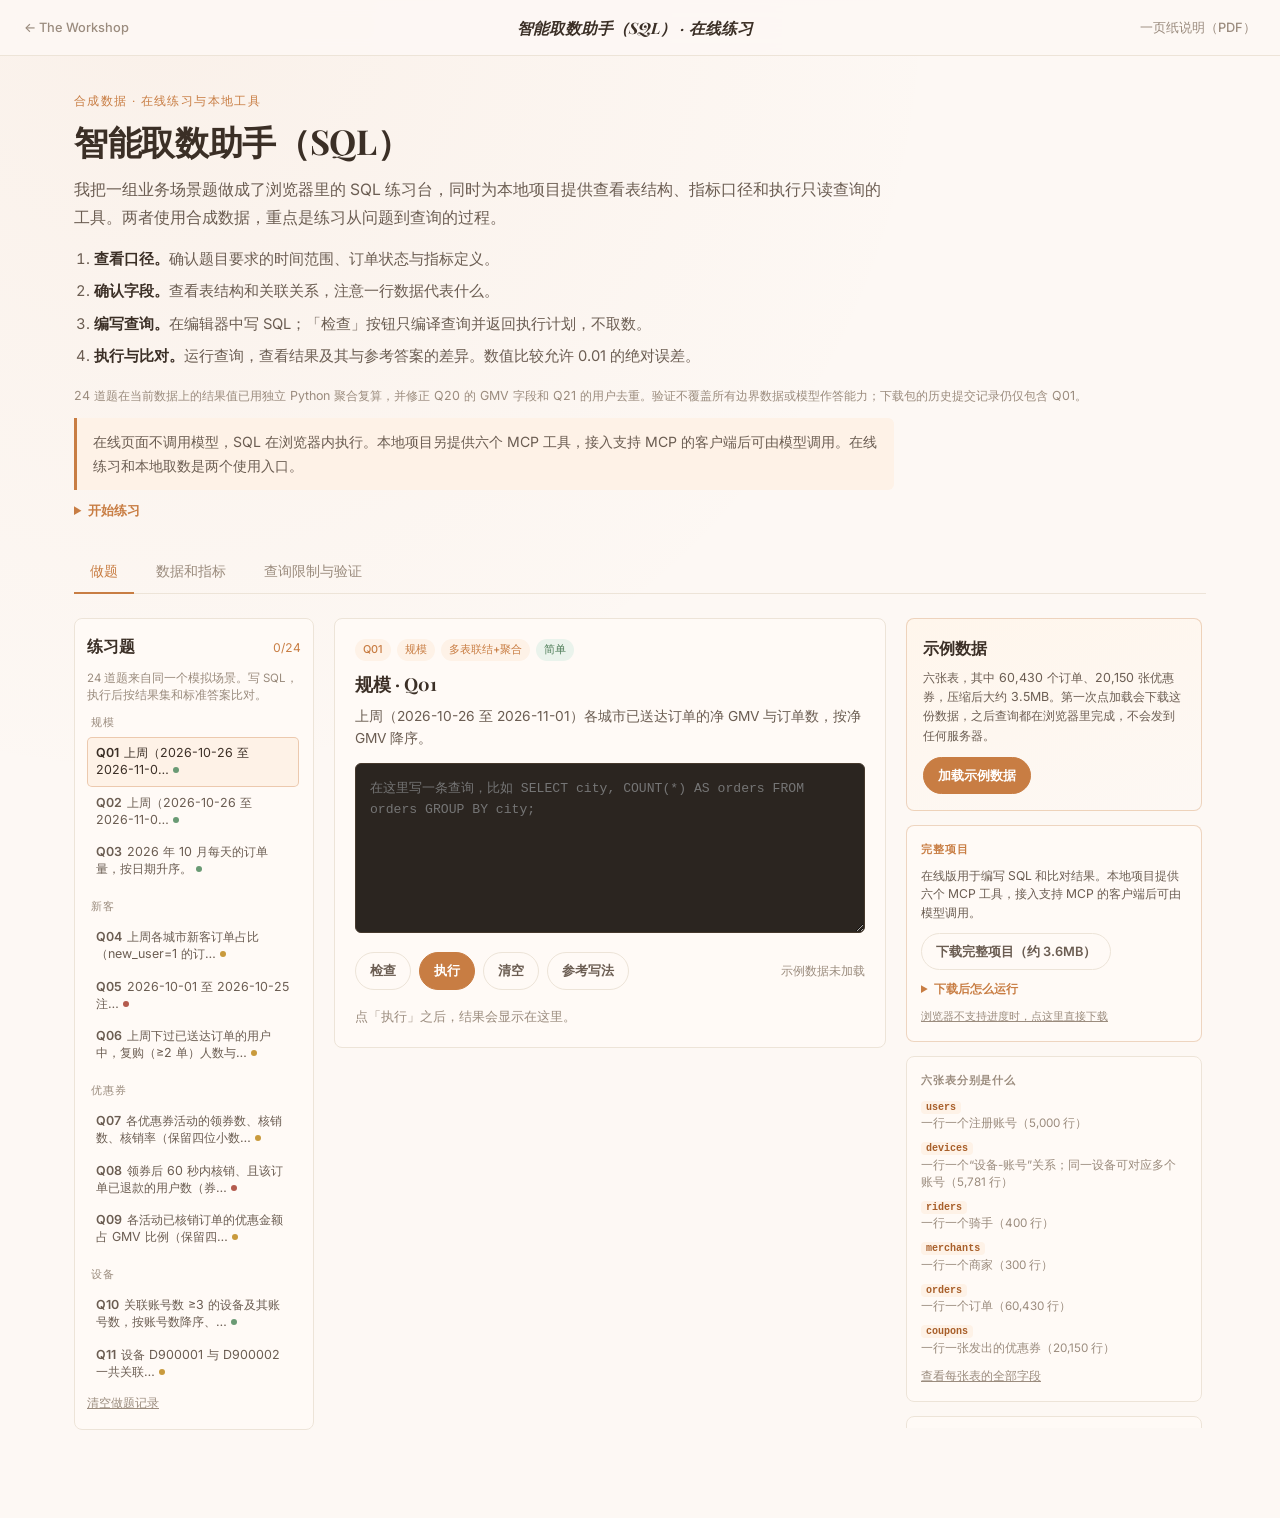
<file: work/quagent/index.html>
<!DOCTYPE html>
<html lang="zh-CN">
<head>
    <meta charset="UTF-8">
    <meta name="viewport" content="width=device-width, initial-scale=1.0">
    <title data-copy="meta.title">智能取数助手（SQL）｜在线练习</title>
    <link rel="preconnect" href="https://fonts.googleapis.com">
    <link rel="preconnect" href="https://fonts.gstatic.com" crossorigin>
    <link href="https://fonts.googleapis.com/css2?family=Playfair+Display:ital,wght@0,500;0,700;1,500&family=Inter:wght@400;500;600&display=swap" rel="stylesheet">
    <link rel="stylesheet" href="../../css/style.css">
    <link rel="stylesheet" href="css/quagent.css">
</head>
<body class="lab-page">

<header class="lab-nav">
    <a class="lab-back" href="../../index.html#work" data-copy="meta.back">← The Workshop</a>
    <span class="lab-nav-title"><span data-copy="meta.navTitle">智能取数助手（SQL）</span><span class="nav-suffix" data-copy="meta.navSuffix"> · 在线练习</span></span>
    <a class="lab-pdf" href="../../files/work/quagent-onepage.pdf" target="_blank" rel="noopener" data-copy="meta.pdf">一页纸说明（PDF）</a>
</header>

<main class="lab-main">

    <section class="lab-hero">
        <p class="lab-kicker" data-copy="hero.kicker">合成数据 · 在线练习与本地工具</p>
        <h1 data-copy="hero.title">智能取数助手（SQL）</h1>
        <p class="lab-lead" data-copy-html="hero.leadHtml">我把一组业务场景题做成了浏览器里的 SQL 练习台，同时为本地项目提供查看表结构、指标口径和执行只读查询的工具。两者使用合成数据，重点是练习从问题到查询的过程。</p>
        <ol class="lab-steps" id="hero-steps"></ol>
        <p class="lab-baseline" data-copy="hero.baseline">24 道题在当前数据上的结果值已用独立 Python 聚合复算，并修正 Q20 的 GMV 字段和 Q21 的用户去重。验证不覆盖所有边界数据或模型作答能力；下载包的历史提交记录仍仅包含 Q01。</p>
        <p class="lab-position" data-copy="hero.position">在线页面不调用模型，SQL 在浏览器内执行。本地项目另提供六个 MCP 工具，接入支持 MCP 的客户端后可由模型调用。在线练习和本地取数是两个使用入口。</p>
        <details class="lab-howto">
            <summary data-copy="hero.howto.summary">开始练习</summary>
            <p data-copy="hero.howto.body">加载示例数据后选择一道题，在编辑器中编写 SQL，点击「执行」查看结果。侧栏提供表结构、关联关系与指标定义；需要对照时可以查看参考写法。</p>
        </details>
    </section>

    <nav class="lab-tabs" data-copy-aria="tabs.aria" aria-label="页面分区">
        <button class="lab-tab active" data-tab="workbench" aria-selected="true" data-copy="tabs.workbench">做题</button>
        <button class="lab-tab" data-tab="scenario" aria-selected="false" data-copy="tabs.scenario">数据和指标</button>
        <button class="lab-tab" data-tab="safety" aria-selected="false" data-copy="tabs.safety">查询限制与验证</button>
    </nav>

    <section class="lab-panel active" id="tab-workbench">
        <div class="wb-grid">

            <aside class="q-panel">
                <div class="q-head">
                    <h2 data-copy="workbench.questionsTitle">练习题</h2>
                    <span id="progress-label">0/24</span>
                </div>
                <p class="q-sub" data-copy="workbench.questionsSub">24 道题来自同一个模拟场景。写 SQL，执行后按结果集和标准答案比对。</p>
                <select id="q-select" class="q-select" data-copy-aria="workbench.selectAria" aria-label="选择题目"></select>
                <div id="q-list" class="q-list"></div>
                <button id="btn-reset-progress" class="link-btn" data-copy="workbench.reset">清空做题记录</button>
            </aside>

            <section class="editor-panel">
                <div class="q-detail">
                    <div class="q-meta" id="q-meta"></div>
                    <h2 id="q-title" data-copy="workbench.loadingTitle">正在加载题目…</h2>
                    <p id="q-text"></p>
                </div>

                <textarea id="sql-editor" spellcheck="false" data-copy-aria="workbench.editorAria" aria-label="SQL 编辑器" data-copy-placeholder="workbench.placeholder" placeholder="在这里写一条查询，比如 SELECT city, COUNT(*) AS orders FROM orders GROUP BY city;"></textarea>

                <div class="editor-bar">
                    <button id="btn-validate" class="lab-btn" data-copy="workbench.buttons.validate">检查</button>
                    <button id="btn-run" class="lab-btn primary" data-copy="workbench.buttons.run">执行</button>
                    <button id="btn-clear" class="lab-btn ghost" data-copy="workbench.buttons.clear">清空</button>
                    <button id="btn-solution" class="lab-btn ghost" data-copy="workbench.buttons.solution">参考写法</button>
                    <span id="db-status" class="db-status" data-copy="workbench.dbStatus">示例数据未加载</span>
                </div>

                <div id="verdict" class="verdict" hidden></div>

                <div id="result-wrap" class="result-wrap">
                    <p class="empty" data-copy="workbench.resultEmpty">点「执行」之后，结果会显示在这里。</p>
                </div>
            </section>

            <aside class="side-panel">
                <div class="load-card" id="load-card">
                    <h3 data-copy="sidebar.load.title">示例数据</h3>
                    <p id="load-note" data-copy="sidebar.load.note">六张表，压缩后大约 3.5MB。第一次点加载会下载这份数据，之后查询都在浏览器里完成，不会发到任何服务器。</p>
                    <button id="btn-load" class="lab-btn primary" data-copy="sidebar.load.button">加载示例数据</button>
                </div>

                <div class="side-block download-block">
                    <h3 data-copy="sidebar.download.title">完整项目</h3>
                    <p class="download-lead" data-copy="sidebar.download.lead">在线版用于编写 SQL 和比对结果。本地项目提供六个 MCP 工具，接入支持 MCP 的客户端后可由模型调用。</p>
                    <button id="btn-download" class="lab-btn" data-copy="sidebar.download.button">下载完整项目（约 3.6MB）</button>
                    <p id="download-status" class="download-status" hidden></p>
                    <details class="download-steps">
                        <summary data-copy="sidebar.download.stepsSummary">下载后怎么运行</summary>
                        <ol>
                            <li data-copy-html="sidebar.download.steps.0">解压，确认目录里有 <code>quagent/</code> 和 <code>workbench/</code> 两个文件夹。</li>
                            <li data-copy-html="sidebar.download.steps.1">安装依赖，运行 <code>python -m pip install "mcp[cli]"</code>。</li>
                            <li data-copy-html="sidebar.download.steps.2">运行 <code>python quagent/server/smoke_mcp.py</code>，看到 <code>ALL PASS</code> 说明工具层正常。</li>
                            <li data-copy-html="sidebar.download.steps.3">参考 <code>quagent/harness/install.md</code> 配置支持 MCP 的客户端，使用包内场景和工具进行取数。</li>
                        </ol>
                    </details>
                    <a class="download-fallback" href="../../files/work/quagent-local.zip" download data-copy="sidebar.download.fallback">浏览器不支持进度时，点这里直接下载</a>
                </div>

                <div class="side-block">
                    <h3 data-copy="sidebar.tables.title">六张表分别是什么</h3>
                    <div id="side-tables" class="side-tables"></div>
                    <button class="link-btn" data-goto="scenario" data-copy="sidebar.tables.all">查看每张表的全部字段</button>
                </div>

                <div class="side-block">
                    <h3 data-copy="sidebar.joins.title">表之间怎么关联</h3>
                    <ul id="side-joins" class="side-joins"></ul>
                </div>

                <div class="side-block">
                    <h3 data-copy="sidebar.metrics.title">指标怎么算</h3>
                    <div id="side-metrics" class="side-metrics"></div>
                    <button class="link-btn" data-goto="scenario" data-copy="sidebar.metrics.all">查看全部指标算法</button>
                </div>
            </aside>

        </div>
    </section>

    <section class="lab-panel" id="tab-scenario">
        <h2 class="section-title" data-copy="scenario.schema.title">先看数据长什么样</h2>
        <p class="section-lead" data-copy-html="scenario.schema.leadHtml">写聚合之前先确认一行代表什么。订单表里一行是一单，设备表里一行是某个账号用过某台设备。同一台设备可以对应多个账号，所以算用户规模时要按 <code>user_id</code> 去重，不能数设备，也不能数订单行。</p>
        <div id="schema-grid" class="schema-grid"></div>

        <div class="scenario-split">
            <div>
                <h2 class="section-title" data-copy="scenario.metrics.title">每个指标怎么算</h2>
                <div id="metrics-box" class="prose"></div>
            </div>
            <div>
                <h2 class="section-title" data-copy="scenario.joins.title">表之间怎么关联，哪里容易算错</h2>
                <div id="joins-box" class="prose"></div>
            </div>
        </div>

        <h2 class="section-title" data-copy="scenario.tools.title">本地项目提供的六个工具</h2>
        <p class="section-lead" data-copy="scenario.tools.lead">下载包通过模型上下文协议（Model Context Protocol，MCP）提供以下接口。模型可调用工具查看场景、表结构与指标定义，再检查或运行查询；在线页面不连接模型。</p>
        <div id="tools-grid" class="tools-grid"></div>
    </section>

    <section class="lab-panel" id="tab-safety">
        <h2 class="section-title" data-copy="safety.title">查询限制与验证范围</h2>
        <p class="section-lead" data-copy="safety.lead">语句检查、只读连接和执行限制用于减少误操作，不能保证指标口径正确。在线版与本地版采用不同的执行方式，下面分别说明。</p>
        <div class="layer-grid" id="layer-grid"></div>

        <h2 class="section-title" data-copy="safety.examples.title">查看语句检查示例</h2>
        <p class="section-lead" data-copy="safety.examples.lead">点击示例会将语句填入编辑器并执行。前四条用于观察执行前的拒绝提示，不需要加载数据；后两条用于观察结果行数与超时限制。</p>
        <div id="examples" class="example-list"></div>

        <h2 class="section-title" data-copy="safety.audit.title">操作记录</h2>
        <p class="section-lead" data-copy-html="safety.audit.leadHtml">在线页面在浏览器本地保存最近 30 次操作。本地工具的调用日志写入项目目录下的 <code>scenario/query-log.jsonl</code>。</p>
        <div id="audit-box" class="audit-box"><p class="empty" data-copy="safety.audit.empty">还没有操作。</p></div>
    </section>

</main>

<div id="modal" class="modal-backdrop" hidden>
    <div class="modal" role="dialog" aria-modal="true" aria-labelledby="modal-title">
        <h2 id="modal-title"></h2>
        <p id="modal-body"></p>
        <div id="modal-actions" class="modal-actions"></div>
    </div>
</div>

<div id="file-banner" class="file-banner" hidden data-copy-html="banner.html"><strong>这个页面需要从网站打开。</strong> 直接双击本地文件时，浏览器会禁止页面读取数据文件和 Web Worker。线上地址是 <code>https://realrocky-z.github.io/work/quagent/</code>。要在本机预览，请在 <code>个人主页/</code> 目录运行 <code>python -m http.server 8766</code>，再访问 <code>http://localhost:8766/work/quagent/</code>。</div>

<script src="vendor/fflate.min.js"></script>
<script src="js/copy.js"></script>
<script src="js/guard.js"></script>
<script src="js/compare.js"></script>
<script src="js/app.js"></script>
</body>
</html>
</file>
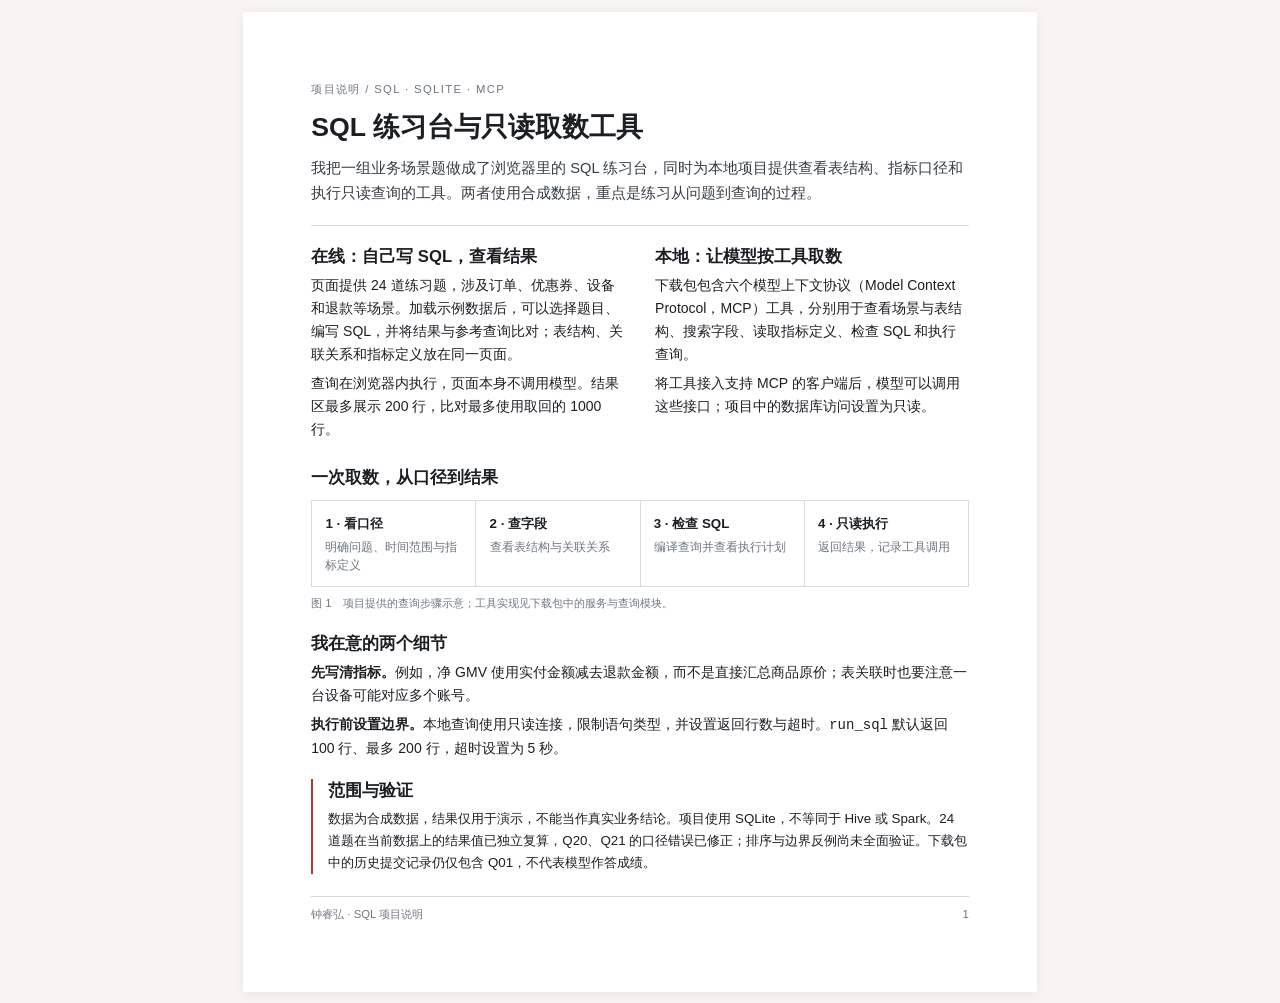
<file: files/work/quagent-onepage.html>
<!DOCTYPE html>
<html lang="zh-CN">
<head>
<meta charset="utf-8">
<meta name="viewport" content="width=device-width,initial-scale=1">
<title>SQL 练习台与只读取数工具</title>
<style>
@page{size:A4;margin:18mm}*{box-sizing:border-box}body{margin:0;color:#1b1f24;background:#fff;font-family:Inter,"Microsoft YaHei","SimHei",sans-serif;font-size:10.5pt;line-height:1.65}main{max-width:174mm;margin:auto}.kicker{font-size:8.5pt;letter-spacing:.12em;color:#6e7681;margin:0 0 3mm}h1{font-size:20pt;line-height:1.3;margin:0 0 3mm;color:#1b1f24}h2{font-size:12.5pt;margin:5mm 0 1.5mm;line-height:1.4}p{margin:1.5mm 0}.lead{font-size:11pt;line-height:1.7;color:#353d45}.divider{height:1px;background:#d9ddda;margin:5mm 0}.columns{display:grid;grid-template-columns:1fr 1fr;gap:8mm}.section{break-inside:avoid}.section h2{margin-top:0}.section p{font-size:10.5pt}.caption{font-size:8.5pt;color:#6e7681;margin-top:2mm}.flow{display:flex;align-items:stretch;border:1px solid #d9ddda;margin-top:3mm;break-inside:avoid}.flow>div{flex:1;padding:3mm 3.5mm;border-right:1px solid #d9ddda}.flow>div:last-child{border:0}.flow strong{display:block;font-size:10pt;color:#1b1f24}.flow span{display:block;color:#6e7681;font-size:9pt;line-height:1.5;margin-top:1mm}.limits{border-left:2px solid #b23a2e;padding-left:4mm;margin-top:5mm}.limits h2{margin:0 0 1mm}.limits p{font-size:10pt}a{color:#2f6f8f;text-decoration:none;overflow-wrap:anywhere}.footer{border-top:1px solid #d9ddda;display:flex;justify-content:space-between;margin-top:6mm;padding-top:2mm;font-size:8.5pt;color:#6e7681}.review{background:#f4f0e9;padding:8px 14px;margin:12px auto;max-width:174mm;font-size:12px;color:#5b554e}@media print{.review{display:none}}@media screen{body{background:#f6f5f2}main{background:white;padding:18mm;max-width:210mm;margin:12px auto;box-shadow:0 2px 12px #0001}}@media screen and (max-width:650px){main{margin:0;padding:24px}.columns{grid-template-columns:1fr;gap:15px}.flow{flex-direction:column}.flow>div{border-right:0;border-bottom:1px solid #d9ddda}.footer{flex-wrap:wrap}}
</style>
</head>
<body>

<main>
<p class="kicker">项目说明 / SQL · SQLITE · MCP</p>
<h1>SQL 练习台与只读取数工具</h1>
<p class="lead">我把一组业务场景题做成了浏览器里的 SQL 练习台，同时为本地项目提供查看表结构、指标口径和执行只读查询的工具。两者使用合成数据，重点是练习从问题到查询的过程。</p>
<div class="divider"></div>
<div class="columns">
<section class="section"><h2>在线：自己写 SQL，查看结果</h2><p>页面提供 24 道练习题，涉及订单、优惠券、设备和退款等场景。加载示例数据后，可以选择题目、编写 SQL，并将结果与参考查询比对；表结构、关联关系和指标定义放在同一页面。</p><p>查询在浏览器内执行，页面本身不调用模型。结果区最多展示 200 行，比对最多使用取回的 1000 行。</p></section>
<section class="section"><h2>本地：让模型按工具取数</h2><p>下载包包含六个模型上下文协议（Model Context Protocol，MCP）工具，分别用于查看场景与表结构、搜索字段、读取指标定义、检查 SQL 和执行查询。</p><p>将工具接入支持 MCP 的客户端后，模型可以调用这些接口；项目中的数据库访问设置为只读。</p></section>
</div>
<h2>一次取数，从口径到结果</h2>
<div class="flow" role="img" aria-label="取数过程：查看场景和口径、确认字段、检查 SQL、只读执行"><div><strong>1 · 看口径</strong><span>明确问题、时间范围与指标定义</span></div><div><strong>2 · 查字段</strong><span>查看表结构与关联关系</span></div><div><strong>3 · 检查 SQL</strong><span>编译查询并查看执行计划</span></div><div><strong>4 · 只读执行</strong><span>返回结果，记录工具调用</span></div></div>
<p class="caption">图 1　项目提供的查询步骤示意；工具实现见下载包中的服务与查询模块。</p>
<h2>我在意的两个细节</h2>
<p><strong>先写清指标。</strong>例如，净 GMV 使用实付金额减去退款金额，而不是直接汇总商品原价；表关联时也要注意一台设备可能对应多个账号。</p>
<p><strong>执行前设置边界。</strong>本地查询使用只读连接，限制语句类型，并设置返回行数与超时。<code>run_sql</code> 默认返回 100 行、最多 200 行，超时设置为 5 秒。</p>
<div class="limits"><h2>范围与验证</h2><p>数据为合成数据，结果仅用于演示，不能当作真实业务结论。项目使用 SQLite，不等同于 Hive 或 Spark。24 道题在当前数据上的结果值已独立复算，Q20、Q21 的口径错误已修正；排序与边界反例尚未全面验证。下载包中的历史提交记录仍仅包含 Q01，不代表模型作答成绩。</p></div>
<div class="footer"><span>钟睿弘 · SQL 项目说明</span><span>1</span></div>
</main>
</body>
</html>
</file>
<file: css/style.css>
/* ===== Variables ===== */
:root {
    --color-bg:        #fdf8f4;
    --color-surface:   #fffaf6;
    --color-text:      #3b2f26;
    --color-text-mid:  #6b5d52;
    --color-text-muted:#9b8c7e;
    --color-accent:    #c87d43;
    --color-accent-dim:#a85f2a;
    --color-border:    #ede4d8;
    --color-tag-bg:    #fef2e7;
    --font-serif:      "Playfair Display", Georgia, "Times New Roman", serif;
    --font-sans:       "Inter", -apple-system, BlinkMacSystemFont, "Segoe UI", Helvetica, Arial, sans-serif;
    --radius:          6px;
    --max-text:        600px;
    --max-grid:        960px;
}

/* ===== Reset ===== */
*, *::before, *::after { margin: 0; padding: 0; box-sizing: border-box; }
html { -webkit-font-smoothing: antialiased; -moz-osx-font-smoothing: grayscale; }
body {
    font-family: var(--font-sans);
    font-size: 15px;
    line-height: 1.65;
    color: var(--color-text);
    background: var(--color-bg);
}
img { max-width: 100%; display: block; }
a { color: var(--color-accent); text-decoration: none; }
a:hover { color: var(--color-accent-dim); }
ul { list-style: none; }
button { font: inherit; cursor: pointer; border: none; background: none; }

/* ===== Navbar ===== */
.navbar {
    position: fixed;
    top: 0; left: 0; right: 0;
    z-index: 100;
    display: flex;
    align-items: center;
    justify-content: space-between;
    padding: 0 32px;
    height: 56px;
    background: rgba(253, 248, 244, 0.82);
    backdrop-filter: blur(10px);
    -webkit-backdrop-filter: blur(10px);
    border-bottom: 1px solid var(--color-border);
}
.nav-brand {
    font-family: var(--font-serif);
    font-size: 1.05rem;
    font-weight: 700;
    font-style: italic;
    color: var(--color-text);
}
.nav-tabs { display: flex; gap: 4px; }
.nav-tab {
    padding: 6px 16px;
    font-size: 0.875rem;
    font-weight: 500;
    color: var(--color-text-muted);
    border-radius: 20px;
    transition: color 0.2s, background 0.2s;
}
.nav-tab:hover { color: var(--color-text); background: rgba(0,0,0,0.03); }
.nav-tab.active { color: var(--color-accent); background: var(--color-tag-bg); }

/* ===== Page container ===== */
.pages-container { padding-top: 56px; }
.page {
    display: none;
    min-height: calc(100vh - 56px);
    animation: pageIn 0.35s ease;
}
.page.active { display: block; }
.page-inner {
    max-width: var(--max-text);
    margin: 0 auto;
    padding: 80px 24px 64px;
}
/* Notes & Blog need a wider layout */
#page-notes .page-inner,
#page-work .page-inner,
#page-blog .page-inner {
    max-width: var(--max-grid);
}

@keyframes pageIn {
    from { opacity: 0; transform: translateY(12px); }
    to   { opacity: 1; transform: translateY(0); }
}

/* ===== Home page ===== */
.home-avatar {
    width: 96px;
    height: 96px;
    border-radius: 50%;
    overflow: hidden;
    margin: 0 auto 28px;
    background: var(--color-tag-bg);
}
.home-avatar img { width: 100%; height: 100%; object-fit: cover; }
.avatar-fallback {
    display: none;
    width: 100%; height: 100%;
    align-items: center; justify-content: center;
    font-family: var(--font-serif);
    font-size: 1.6rem;
    font-weight: 700;
    color: var(--color-accent);
}
.home-name {
    font-family: var(--font-serif);
    font-size: 2.4rem;
    font-weight: 700;
    text-align: center;
    letter-spacing: -0.01em;
    margin-bottom: 16px;
}
.home-bio {
    text-align: center;
    color: var(--color-text-mid);
    font-size: 1.05rem;
    max-width: 420px;
    margin: 0 auto 48px;
    line-height: 1.7;
}

/* Experience list */
.home-experience {
    margin-bottom: 40px;
}
.exp-item {
    display: flex;
    gap: 24px;
    padding: 12px 0;
    border-bottom: 1px solid var(--color-border);
}
.exp-item:first-child { border-top: 1px solid var(--color-border); }
.exp-year {
    flex-shrink: 0;
    width: 120px;
    font-size: 0.85rem;
    color: var(--color-text-muted);
    padding-top: 1px;
}
.exp-desc {
    font-size: 0.95rem;
    color: var(--color-text);
}

/* Social links row */
.home-links {
    display: flex;
    justify-content: center;
    gap: 18px;
}
.home-links a {
    display: flex;
    align-items: center;
    justify-content: center;
    width: 36px;
    height: 36px;
    color: var(--color-text-muted);
    transition: color 0.2s;
}
.home-links a:hover { color: var(--color-accent); }

/* Tooltip on phone link */
.link-phone {
    position: relative;
}
.link-phone::after {
    content: attr(data-tooltip);
    position: absolute;
    bottom: calc(100% + 8px);
    left: 50%;
    transform: translateX(-50%);
    padding: 5px 12px;
    font-size: 0.8rem;
    font-weight: 500;
    color: #fff;
    background: var(--color-text);
    border-radius: 4px;
    white-space: nowrap;
    pointer-events: none;
    opacity: 0;
    transition: opacity 0.2s;
}
.link-phone::before {
    content: "";
    position: absolute;
    bottom: calc(100% + 2px);
    left: 50%;
    transform: translateX(-50%);
    border: 5px solid transparent;
    border-top-color: var(--color-text);
    pointer-events: none;
    opacity: 0;
    transition: opacity 0.2s;
}
.link-phone:hover::after,
.link-phone:hover::before {
    opacity: 1;
}

/* ===== Shared: page title & card grid ===== */
.page-title {
    font-family: var(--font-serif);
    font-size: 1.8rem;
    font-weight: 700;
    margin-bottom: 36px;
    text-align: center;
}
.page-intro {
    max-width: 640px;
    margin: 0 auto 32px;
    text-align: center;
    font-size: 0.95rem;
    line-height: 1.65;
    color: var(--color-text-muted);
}
.shelf-section {
    font-family: var(--font-serif);
    font-size: 1.15rem;
    font-weight: 700;
    font-style: italic;
    color: var(--color-text-muted);
    margin: 36px 0 16px;
    text-align: center;
}
.shelf-section:first-of-type { margin-top: 0; }
.card-grid {
    display: grid;
    grid-template-columns: repeat(auto-fill, minmax(280px, 1fr));
    gap: 24px;
    max-width: var(--max-grid);
    margin: 0 auto;
}
.card {
    background: var(--color-surface);
    border: 1px solid var(--color-border);
    border-radius: var(--radius);
    overflow: hidden;
    transition: box-shadow 0.25s, transform 0.25s;
}
.card:hover {
    transform: translateY(-3px);
    box-shadow: 0 6px 24px rgba(140, 100, 60, 0.08);
}
.card-preview {
    aspect-ratio: 16 / 10;
    background: var(--color-tag-bg);
    overflow: hidden;
}
.card-preview img { width: 100%; height: 100%; object-fit: cover; }
.card-body { padding: 20px; }
.card-body h3 {
    font-family: var(--font-serif);
    font-size: 1.15rem;
    font-weight: 700;
    margin-bottom: 6px;
}
.card-body p {
    font-size: 0.9rem;
    color: var(--color-text-mid);
    margin-bottom: 14px;
    line-height: 1.55;
}
.card-status {
    display: inline-block;
    font-size: 0.7rem;
    letter-spacing: 0.02em;
    padding: 3px 9px;
    margin-bottom: 10px;
    border: 1px solid var(--color-accent);
    border-radius: 20px;
    color: var(--color-accent);
}
.card-tags {
    display: flex; flex-wrap: wrap; gap: 6px;
    margin-bottom: 16px;
}
.card-tags span {
    font-size: 0.75rem;
    padding: 3px 10px;
    border-radius: 20px;
    background: var(--color-tag-bg);
    color: var(--color-accent);
    font-weight: 500;
}

/* ===== Blog list ===== */
.blog-toolbar {
    display: flex;
    justify-content: flex-end;
    align-items: center;
    gap: 10px;
    max-width: var(--max-grid);
    margin: -12px auto 20px;
}
.blog-toolbar label {
    font-size: 0.8rem;
    color: var(--color-text-muted);
}
.blog-toolbar select {
    padding: 7px 32px 7px 14px;
    font: inherit;
    font-size: 0.82rem;
    color: var(--color-text);
    background: var(--color-surface);
    border: 1px solid var(--color-border);
    border-radius: 20px;
    cursor: pointer;
    outline: none;
}
.blog-toolbar select:focus { border-color: var(--color-accent); }

.blog-list {
    max-width: var(--max-grid);
    margin: 0 auto;
}
.blog-row {
    display: grid;
    grid-template-columns: 110px minmax(0, 1fr) auto;
    gap: 24px;
    align-items: center;
    padding: 22px 8px;
    border-bottom: 1px solid var(--color-border);
}
.blog-row:first-child { border-top: 1px solid var(--color-border); }
.blog-date {
    font-size: 0.85rem;
    color: var(--color-text-muted);
    font-variant-numeric: tabular-nums;
}
.blog-body h3 {
    font-family: var(--font-serif);
    font-size: 1.15rem;
    font-weight: 700;
    margin-bottom: 4px;
}
.blog-body p {
    font-size: 0.9rem;
    color: var(--color-text-mid);
    line-height: 1.55;
    margin-bottom: 10px;
}
.blog-body .card-tags { margin-bottom: 0; }
.blog-row .btn-download { justify-self: end; white-space: nowrap; }
.blog-empty {
    text-align: center;
    color: var(--color-text-muted);
    font-size: 0.92rem;
    padding: 48px 0;
}

/* Card actions: primary lab button + secondary PDF link */
.card-actions {
    display: flex;
    align-items: center;
    flex-wrap: wrap;
    gap: 16px;
}
.card-secondary {
    font-size: 0.8rem;
    color: var(--color-text-muted);
    border-bottom: 1px solid transparent;
    padding-bottom: 1px;
    transition: color 0.2s, border-color 0.2s;
}
.card-secondary:hover {
    color: var(--color-accent);
    border-bottom-color: var(--color-accent);
}

/* Download button */
.btn-download {
    display: inline-flex;
    align-items: center;
    gap: 6px;
    padding: 8px 18px;
    font-size: 0.825rem;
    font-weight: 600;
    color: var(--color-accent);
    border: 1.5px solid var(--color-accent);
    border-radius: 20px;
    transition: background 0.2s, color 0.2s;
}
.btn-download:hover { background: var(--color-accent); color: #fff; }
.btn-download::before {
    content: "";
    display: inline-block;
    width: 14px; height: 14px;
    background: currentColor;
    mask: url("data:image/svg+xml,%3Csvg xmlns='http://www.w3.org/2000/svg' viewBox='0 0 24 24' fill='none' stroke='currentColor' stroke-width='2'%3E%3Cpath d='M21 15v4a2 2 0 0 1-2 2H5a2 2 0 0 1-2-2v-4'/%3E%3Cpolyline points='7 10 12 15 17 10'/%3E%3Cline x1='12' y1='15' x2='12' y2='3'/%3E%3C/svg%3E") center / contain no-repeat;
    -webkit-mask: url("data:image/svg+xml,%3Csvg xmlns='http://www.w3.org/2000/svg' viewBox='0 0 24 24' fill='none' stroke='currentColor' stroke-width='2'%3E%3Cpath d='M21 15v4a2 2 0 0 1-2 2H5a2 2 0 0 1-2-2v-4'/%3E%3Cpolyline points='7 10 12 15 17 10'/%3E%3Cline x1='12' y1='15' x2='12' y2='3'/%3E%3C/svg%3E") center / contain no-repeat;
}
.btn-view::before {
    mask: url("data:image/svg+xml,%3Csvg xmlns='http://www.w3.org/2000/svg' viewBox='0 0 24 24' fill='none' stroke='black' stroke-width='2' stroke-linecap='round' stroke-linejoin='round'%3E%3Cpath d='M1 12s4-8 11-8 11 8 11 8-4 8-11 8-11-8-11-8z'/%3E%3Ccircle cx='12' cy='12' r='3'/%3E%3C/svg%3E") center / contain no-repeat;
    -webkit-mask: url("data:image/svg+xml,%3Csvg xmlns='http://www.w3.org/2000/svg' viewBox='0 0 24 24' fill='none' stroke='black' stroke-width='2' stroke-linecap='round' stroke-linejoin='round'%3E%3Cpath d='M1 12s4-8 11-8 11 8 11 8-4 8-11 8-11-8-11-8z'/%3E%3Ccircle cx='12' cy='12' r='3'/%3E%3C/svg%3E") center / contain no-repeat;
}


/* ===== Homepage welcome and study details ===== */
.home-bio { margin-bottom: 30px; max-width: 500px; }
.research-line { display: flex; align-items: center; justify-content: center; flex-wrap: wrap; gap: 8px; margin: -13px auto 32px; }
.research-line:empty { display: none; }
.research-label { margin-right: 2px; color: var(--color-text-muted); font: italic 500 .94rem var(--font-serif); }
.research-tag { padding: 4px 10px; border: 1px solid #f1dfcd; border-radius: 20px; color: var(--color-accent-dim); background: var(--color-tag-bg); font-size: .75rem; font-weight: 500; }
.school-link { color: inherit; text-decoration: underline; text-decoration-color: #dfc7b1; text-underline-offset: 3px; transition: color .2s, text-decoration-color .2s; }
.school-link:hover { color: var(--color-accent-dim); text-decoration-color: var(--color-accent); }
.prospective { margin-bottom: 4px; border: 1px solid var(--color-border); border-radius: 7px; background: var(--color-surface); }
.prospective summary { display: flex; align-items: center; justify-content: space-between; gap: 16px; padding: 16px 18px; border-radius: 6px; color: var(--color-text); cursor: pointer; list-style: none; transition: background .22s ease, color .22s ease; }
.prospective summary::-webkit-details-marker { display: none; }
.prospective summary:hover, .prospective summary:focus-visible { color: var(--color-accent-dim); background: var(--color-tag-bg); }
.prospective summary:focus-visible { outline: 3px solid #e8c9aa; outline-offset: 3px; }
.prospective-title { font: italic 500 1rem var(--font-serif); }
.prospective-icon { position: relative; flex: 0 0 30px; width: 30px; height: 30px; border: 1px solid #e8d1bb; border-radius: 50%; color: var(--color-accent-dim); transition: background .22s ease, border-color .22s ease, color .22s ease; }
.prospective-icon::before, .prospective-icon::after { position: absolute; top: 50%; left: 50%; width: 11px; height: 1px; background: currentColor; content: ""; transform: translate(-50%, -50%); transition: transform .22s ease; }
.prospective-icon::after { transform: translate(-50%, -50%) rotate(90deg); }
.prospective summary:hover .prospective-icon, .prospective summary:focus-visible .prospective-icon { border-color: var(--color-accent); color: white; background: var(--color-accent); }
.prospective[open] .prospective-icon::after { transform: translate(-50%, -50%) rotate(0deg); }
.prospective-detail { padding: 0 18px 16px; color: var(--color-text-mid); font-size: .9rem; }
.prospective-detail p { margin: 0; padding-top: 12px; border-top: 1px solid var(--color-border); }
.welcome[hidden] { display: none; }
.welcome { position: fixed; z-index: 1000; inset: 0; display: grid; place-items: center; padding: 24px; background: var(--color-bg); opacity: 1; visibility: visible; transition: opacity .7s ease, visibility .7s ease; }
.welcome::before, .welcome::after { position: absolute; top: 50%; left: 50%; width: min(75vw, 560px); aspect-ratio: 1; border: 1px solid #f0dfce; border-radius: 50%; content: ""; transform: translate(-50%,-50%); pointer-events: none; }
.welcome::after { width: min(62vw, 450px); border-color: #f5e9dd; }
.welcome-card { position: relative; z-index: 1; padding: 54px 36px; text-align: center; }
.welcome-mark { width: 34px; height: 1px; margin: 0 auto 22px; background: var(--color-accent); }
.welcome h2 { margin: 0; font: 500 clamp(28px, 5vw, 42px)/1.35 var(--font-serif); }
.welcome-name { margin: 12px 0 24px; color: var(--color-text-muted); font: italic 500 16px var(--font-serif); }
.enter-button { display: inline-grid; width: 50px; height: 50px; place-items: center; border: 1px solid var(--color-accent); border-radius: 50%; color: #fff; background: var(--color-accent); transition: background .2s, transform .2s, box-shadow .2s; }
.enter-button:hover, .enter-button:focus-visible { transform: translateY(-2px); background: var(--color-accent-dim); box-shadow: 0 5px 18px rgba(168,95,42,.22); }
.enter-button:focus-visible { outline: 3px solid #e8c9aa; outline-offset: 4px; }
.enter-button svg { width: 20px; height: 20px; }
.welcome-hint { margin: 10px 0 0; color: var(--color-text-muted); font-size: 10px; }
.welcome.is-leaving { opacity: 0; visibility: hidden; pointer-events: none; }
@media (prefers-reduced-motion: reduce) {
    .welcome, .prospective summary, .prospective-icon, .prospective-icon::before, .prospective-icon::after { transition: none; }
}

/* ===== Footer ===== */
.footer {
    text-align: center;
    padding: 28px 0;
    font-size: 0.8rem;
    color: var(--color-text-muted);
}

/* ===== Responsive ===== */
@media (max-width: 640px) {
    .navbar { padding: 0 10px; }
    .nav-brand { font-size: 0.95rem; white-space: nowrap; flex-shrink: 0; }
    .nav-tabs { flex-shrink: 0; }
    .nav-tab { padding: 6px 9px; font-size: 0.78rem; }
    .page-inner { padding: 48px 16px 40px; }
    .home-name { font-size: 1.8rem; }
    .home-bio { font-size: 0.95rem; }
    .exp-item { flex-direction: column; gap: 2px; }
    .exp-year { width: auto; }
    .card-grid { grid-template-columns: 1fr; }
    .blog-row { grid-template-columns: 1fr; gap: 6px; padding: 18px 4px; }
    .blog-row .btn-download { justify-self: start; margin-top: 6px; }
}
</file>
<file: work/quagent/css/quagent.css>
/* ===== SQL Agent lab ===== */
.lab-page {
    background:
        radial-gradient(circle at 12% 0%, rgba(200, 125, 67, 0.06), transparent 42%),
        var(--color-bg);
}

.lab-nav {
    position: sticky;
    top: 0;
    z-index: 30;
    display: flex;
    align-items: center;
    gap: 16px;
    height: 56px;
    padding: 0 24px;
    background: rgba(253, 248, 244, 0.9);
    backdrop-filter: blur(10px);
    border-bottom: 1px solid var(--color-border);
}
.lab-back,
.lab-pdf {
    font-size: 0.8rem;
    font-weight: 500;
    color: var(--color-text-muted);
}
.lab-back:hover,
.lab-pdf:hover { color: var(--color-accent); }
.lab-nav-title {
    margin: 0 auto;
    font-family: var(--font-serif);
    font-size: 0.98rem;
    font-weight: 700;
    font-style: italic;
}
.lab-main {
    max-width: 1180px;
    margin: 0 auto;
    padding: 36px 24px 88px;
}

/* ===== Hero ===== */
.lab-kicker {
    font-size: 0.72rem;
    letter-spacing: 0.12em;
    text-transform: uppercase;
    color: var(--color-accent);
    margin-bottom: 10px;
}
.lab-hero h1 {
    font-family: var(--font-serif);
    font-size: 2.15rem;
    line-height: 1.2;
    letter-spacing: -0.01em;
    margin-bottom: 14px;
}
.lab-lead {
    max-width: 820px;
    font-size: 0.98rem;
    line-height: 1.75;
    color: var(--color-text-mid);
}
.lab-lead code,
.prose code,
.layer-evidence code,
.side-block code,
.section-lead code,
.file-banner code {
    font-family: ui-monospace, SFMono-Regular, Consolas, monospace;
    font-size: 0.86em;
    padding: 1px 5px;
    border-radius: 4px;
    background: var(--color-tag-bg);
    color: var(--color-accent-dim);
}
.arch {
    display: flex;
    flex-wrap: wrap;
    align-items: center;
    gap: 8px;
    margin: 22px 0 14px;
}
.arch-node {
    padding: 6px 12px;
    border: 1px solid var(--color-border);
    border-radius: 20px;
    background: var(--color-surface);
    font-size: 0.76rem;
    font-weight: 500;
    color: var(--color-text-mid);
}
.arch-node:last-child {
    border-color: var(--color-accent);
    color: var(--color-accent);
}
.arch-arrow { color: var(--color-text-muted); font-size: 0.8rem; }
.lab-steps {
    max-width: 820px;
    margin: 16px 0 18px;
    padding-left: 20px;
    display: grid;
    gap: 8px;
    font-size: 0.92rem;
    line-height: 1.65;
    color: var(--color-text-mid);
}
.lab-steps strong { color: var(--color-text); }
.lab-baseline {
    font-size: 0.78rem;
    color: var(--color-text-muted);
    line-height: 1.6;
}
.lab-position {
    max-width: 820px;
    margin-top: 12px;
    padding: 12px 16px;
    border-left: 3px solid var(--color-accent);
    background: var(--color-tag-bg);
    border-radius: 0 6px 6px 0;
    font-size: 0.88rem;
    line-height: 1.7;
    color: var(--color-text-mid);
}
.lab-howto {
    max-width: 820px;
    margin-top: 10px;
    font-size: 0.82rem;
    color: var(--color-text-mid);
    line-height: 1.65;
}
.lab-howto summary {
    width: fit-content;
    cursor: pointer;
    color: var(--color-accent);
    font-weight: 600;
}
.lab-howto summary:hover { text-decoration: underline; }
.lab-howto p { margin: 8px 0 0; }

/* ===== Tabs ===== */
.lab-tabs {
    display: flex;
    gap: 6px;
    margin: 28px 0 0;
    border-bottom: 1px solid var(--color-border);
}
.lab-tab {
    padding: 10px 16px;
    font-size: 0.85rem;
    font-weight: 500;
    color: var(--color-text-muted);
    border-bottom: 2px solid transparent;
    margin-bottom: -1px;
}
.lab-tab:hover { color: var(--color-text); }
.lab-tab.active {
    color: var(--color-accent);
    border-bottom-color: var(--color-accent);
}
.lab-panel { display: none; padding-top: 24px; }
.lab-panel.active { display: block; }

/* ===== Workbench layout ===== */
.wb-grid {
    display: grid;
    grid-template-columns: 240px minmax(0, 1fr) 300px;
    gap: 20px;
    align-items: start;
}

/* Question list */
.q-panel {
    position: sticky;
    top: 76px;
    align-self: start;
    background: var(--color-surface);
    border: 1px solid var(--color-border);
    border-radius: 8px;
    padding: 14px 12px;
}
.q-head {
    display: flex;
    align-items: baseline;
    justify-content: space-between;
    margin-bottom: 10px;
}
.q-head h2 {
    font-family: var(--font-serif);
    font-size: 1rem;
}
#progress-label {
    font-size: 0.75rem;
    color: var(--color-accent);
    font-variant-numeric: tabular-nums;
}
.q-sub {
    font-size: 0.72rem;
    line-height: 1.5;
    color: var(--color-text-muted);
    margin-bottom: 10px;
}
.q-list {
    max-height: calc(100vh - 230px);
    overflow-y: auto;
    padding-right: 2px;
}
.q-group-title {
    font-size: 0.68rem;
    letter-spacing: 0.08em;
    text-transform: uppercase;
    color: var(--color-text-muted);
    margin: 12px 4px 5px;
}
.q-group-title:first-child { margin-top: 0; }
.q-item {
    display: block;
    width: 100%;
    text-align: left;
    padding: 7px 8px;
    border-radius: 5px;
    font-size: 0.78rem;
    line-height: 1.35;
    color: var(--color-text-mid);
    border: 1px solid transparent;
}
.q-item:hover { background: rgba(0, 0, 0, 0.03); color: var(--color-text); }
.q-item.active {
    background: var(--color-tag-bg);
    border-color: rgba(200, 125, 67, 0.35);
    color: var(--color-text);
}
.q-item.done .q-id::after {
    content: "✓";
    margin-left: 5px;
    color: #4f8a5b;
    font-weight: 700;
}
.q-id { font-weight: 600; margin-right: 5px; }
.q-diff {
    display: inline-block;
    width: 6px;
    height: 6px;
    border-radius: 50%;
    margin-left: 4px;
    vertical-align: 1px;
}
.q-diff.easy { background: #6a9a74; }
.q-diff.medium { background: #c99a3c; }
.q-diff.hard { background: #b45b4d; }
.q-select { display: none; width: 100%; padding: 8px 10px; font: inherit; font-size: 0.85rem; border: 1px solid var(--color-border); border-radius: 6px; background: var(--color-surface); }
.link-btn {
    margin-top: 10px;
    font-size: 0.72rem;
    color: var(--color-text-muted);
    text-decoration: underline;
}
.link-btn:hover { color: var(--color-accent); }

/* Editor */
.editor-panel {
    background: var(--color-surface);
    border: 1px solid var(--color-border);
    border-radius: 8px;
    padding: 20px;
    min-width: 0;
}
.q-detail { margin-bottom: 14px; }
.q-meta {
    display: flex;
    flex-wrap: wrap;
    gap: 6px;
    margin-bottom: 8px;
}
.q-meta span {
    font-size: 0.68rem;
    padding: 2px 8px;
    border-radius: 20px;
    background: var(--color-tag-bg);
    color: var(--color-accent);
    font-weight: 500;
}
.q-meta span.diff-easy { background: #eaf3ec; color: #4f7d59; }
.q-meta span.diff-medium { background: #fbf1dc; color: #98701f; }
.q-meta span.diff-hard { background: #f8e7e3; color: #9c4a3e; }
.q-detail h2 {
    font-family: var(--font-serif);
    font-size: 1.12rem;
    margin-bottom: 6px;
}
.q-detail p {
    font-size: 0.86rem;
    line-height: 1.6;
    color: var(--color-text-mid);
}
#sql-editor {
    width: 100%;
    min-height: 170px;
    padding: 14px;
    font-family: ui-monospace, SFMono-Regular, Consolas, "Liberation Mono", monospace;
    font-size: 0.82rem;
    line-height: 1.6;
    tab-size: 2;
    color: #f7efe6;
    background: #2b2520;
    border: 1px solid #46392d;
    border-radius: 6px;
    resize: vertical;
    outline: none;
}
#sql-editor:focus { border-color: var(--color-accent); box-shadow: 0 0 0 3px rgba(200, 125, 67, 0.15); }
.editor-bar {
    display: flex;
    flex-wrap: wrap;
    align-items: center;
    gap: 8px;
    margin-top: 12px;
}
.lab-btn {
    padding: 7px 14px;
    font-size: 0.8rem;
    font-weight: 600;
    color: var(--color-text-mid);
    background: var(--color-surface);
    border: 1px solid var(--color-border);
    border-radius: 20px;
    transition: background 0.15s, color 0.15s, border-color 0.15s;
}
.lab-btn:hover { border-color: var(--color-accent); color: var(--color-accent); }
.lab-btn.primary {
    color: #fff;
    background: var(--color-accent);
    border-color: var(--color-accent);
}
.lab-btn.primary:hover { background: var(--color-accent-dim); color: #fff; }
.lab-btn.ghost { background: transparent; }
.lab-btn:disabled { opacity: 0.45; cursor: not-allowed; }
.db-status {
    margin-left: auto;
    font-size: 0.72rem;
    color: var(--color-text-muted);
}
.db-status.ready { color: #4f8a5b; }

/* Verdict & results */
.verdict {
    margin-top: 14px;
    padding: 11px 14px;
    border-radius: 6px;
    border-left: 4px solid var(--color-border);
    font-size: 0.82rem;
    line-height: 1.55;
}
.verdict strong { display: block; margin-bottom: 2px; }
.verdict.pass { background: #edf5ee; border-left-color: #4f8a5b; color: #355e3c; }
.verdict.fail { background: #faeeeb; border-left-color: #b45b4d; color: #7d3a30; }
.verdict.warn { background: #fbf3e2; border-left-color: #c99a3c; color: #74561a; }
.result-wrap {
    margin-top: 16px;
    max-height: min(620px, 70vh);
    overflow: auto;
}
.result-wrap .empty,
.mini-log .empty,
.audit-box .empty {
    font-size: 0.8rem;
    color: var(--color-text-muted);
}
.res-meta {
    display: flex;
    flex-wrap: wrap;
    gap: 12px;
    margin-bottom: 8px;
    font-size: 0.74rem;
    color: var(--color-text-muted);
}
.res-meta b { color: var(--color-text-mid); font-weight: 600; }
.res-table {
    width: 100%;
    border-collapse: collapse;
    font-size: 0.76rem;
    font-variant-numeric: tabular-nums;
}
.res-table th,
.res-table td {
    padding: 6px 10px;
    border-bottom: 1px solid var(--color-border);
    text-align: left;
    white-space: nowrap;
}
.res-table th {
    position: sticky;
    top: 0;
    z-index: 1;
    background: var(--color-tag-bg);
    color: var(--color-text-mid);
    font-weight: 600;
}
.res-table td.null { color: var(--color-text-muted); font-style: italic; }
pre.plan,
pre.code {
    margin: 0;
    padding: 12px;
    background: #2b2520;
    color: #f0e7dc;
    border-radius: 6px;
    font-family: ui-monospace, SFMono-Regular, Consolas, monospace;
    font-size: 0.76rem;
    line-height: 1.55;
    overflow-x: auto;
    white-space: pre-wrap;
}
/* Side panel */
.side-panel {
    position: sticky;
    top: 76px;
    display: flex;
    flex-direction: column;
    gap: 14px;
    max-height: calc(100vh - 90px);
    overflow-y: auto;
    padding-right: 4px;
}
.load-card {
    background: linear-gradient(160deg, #fff6ec, #fdf8f4);
    border: 1px solid rgba(200, 125, 67, 0.3);
    border-radius: 8px;
    padding: 16px;
}
.load-card h3 {
    font-family: var(--font-serif);
    font-size: 1rem;
    margin-bottom: 6px;
}
.load-card p {
    font-size: 0.78rem;
    line-height: 1.55;
    color: var(--color-text-mid);
    margin-bottom: 12px;
}
.side-block {
    background: var(--color-surface);
    border: 1px solid var(--color-border);
    border-radius: 8px;
    padding: 14px;
}
.side-block h3 {
    font-size: 0.7rem;
    letter-spacing: 0.08em;
    text-transform: uppercase;
    color: var(--color-text-muted);
    margin-bottom: 8px;
}
.tight { font-size: 0.76rem; line-height: 1.65; color: var(--color-text-mid); }
.tight li { margin-bottom: 3px; }

.download-block { border-color: rgba(200, 125, 67, 0.3); }
.download-block h3 { color: var(--color-accent); }
.download-lead {
    font-size: 0.76rem;
    line-height: 1.55;
    color: var(--color-text-mid);
    margin-bottom: 10px;
}
.download-status {
    margin-top: 8px;
    font-size: 0.72rem;
    line-height: 1.5;
    color: var(--color-text-muted);
}
.download-steps {
    margin-top: 10px;
    font-size: 0.74rem;
    line-height: 1.55;
    color: var(--color-text-mid);
}
.download-steps summary {
    cursor: pointer;
    color: var(--color-accent);
    font-weight: 600;
}
.download-steps ol { margin: 8px 0 0 16px; }
.download-steps li { margin-bottom: 4px; }
.download-fallback {
    display: inline-block;
    margin-top: 8px;
    font-size: 0.7rem;
    color: var(--color-text-muted);
    text-decoration: underline;
}

.side-tables { display: flex; flex-direction: column; gap: 7px; }
.side-table-row { font-size: 0.73rem; line-height: 1.45; }
.side-table-row code { font-weight: 600; }
.side-table-row span { display: block; color: var(--color-text-muted); }
.side-joins {
    font-family: ui-monospace, SFMono-Regular, Consolas, monospace;
    font-size: 0.68rem;
    line-height: 1.5;
    color: var(--color-text-mid);
}
.side-joins li {
    margin-bottom: 5px;
    overflow-wrap: anywhere;
}
.side-metrics {
    max-height: 310px;
    overflow-y: auto;
}
.metric-row {
    padding: 5px 0;
    border-bottom: 1px dashed var(--color-border);
    font-size: 0.72rem;
    line-height: 1.45;
}
.metric-row:last-child { border-bottom: none; }
.metric-row b {
    display: block;
    color: var(--color-text-mid);
    font-weight: 600;
}
.metric-row span { color: var(--color-text-muted); }
.mini-log .log-row {
    display: flex;
    gap: 6px;
    align-items: baseline;
    font-size: 0.7rem;
    padding: 4px 0;
    border-bottom: 1px dashed var(--color-border);
}
.mini-log .log-row:last-child { border-bottom: none; }
.log-flag { font-weight: 700; }
.log-flag.ok { color: #4f8a5b; }
.log-flag.no { color: #b45b4d; }
.log-sql {
    flex: 1;
    min-width: 0;
    overflow: hidden;
    text-overflow: ellipsis;
    white-space: nowrap;
    color: var(--color-text-muted);
    font-family: ui-monospace, SFMono-Regular, Consolas, monospace;
}

/* ===== Scenario tab ===== */
.section-title {
    font-family: var(--font-serif);
    font-size: 1.3rem;
    margin: 30px 0 6px;
}
.section-title:first-child { margin-top: 0; }
.section-lead {
    max-width: 780px;
    font-size: 0.86rem;
    line-height: 1.65;
    color: var(--color-text-muted);
    margin-bottom: 16px;
}
.schema-grid {
    display: grid;
    grid-template-columns: repeat(auto-fill, minmax(330px, 1fr));
    gap: 16px;
}
.schema-card {
    background: var(--color-surface);
    border: 1px solid var(--color-border);
    border-radius: 8px;
    padding: 16px;
    overflow: hidden;
}
.schema-card h3 {
    font-family: ui-monospace, SFMono-Regular, Consolas, monospace;
    font-size: 0.92rem;
    margin-bottom: 4px;
}
.schema-card .grain {
    font-size: 0.76rem;
    color: var(--color-text-muted);
    margin-bottom: 10px;
}
.schema-card .count {
    font-size: 0.7rem;
    color: var(--color-accent);
    float: right;
}
.col-table { width: 100%; border-collapse: collapse; font-size: 0.73rem; }
.col-table td { padding: 4px 6px; border-bottom: 1px solid var(--color-border); vertical-align: top; }
.col-table td:first-child { font-family: ui-monospace, SFMono-Regular, Consolas, monospace; color: var(--color-accent-dim); white-space: nowrap; }
.col-table td:last-child { color: var(--color-text-mid); }
.scenario-split {
    display: grid;
    grid-template-columns: 1fr 1fr;
    gap: 32px;
    margin-top: 8px;
}
.prose { font-size: 0.84rem; line-height: 1.7; color: var(--color-text-mid); }
.prose h2 { font-family: var(--font-serif); font-size: 1.05rem; margin: 18px 0 6px; color: var(--color-text); }
.prose h3 { font-family: var(--font-serif); font-size: 0.95rem; margin: 18px 0 6px; color: var(--color-text); }
.prose h3:first-child { margin-top: 0; }
.prose ul { list-style: disc; padding-left: 18px; margin: 6px 0 12px; }
.prose li { margin-bottom: 4px; }
.prose p { margin-bottom: 8px; }
.tools-grid {
    display: grid;
    grid-template-columns: repeat(auto-fill, minmax(260px, 1fr));
    gap: 12px;
}
.tool-card {
    background: var(--color-surface);
    border: 1px solid var(--color-border);
    border-radius: 8px;
    padding: 14px;
}
.tool-card code {
    display: inline-block;
    font-size: 0.78rem;
    color: var(--color-accent-dim);
    margin-bottom: 6px;
}
.tool-card p { font-size: 0.78rem; line-height: 1.55; color: var(--color-text-mid); }

/* ===== Safety tab ===== */
.layer-grid {
    display: grid;
    grid-template-columns: 1fr 1fr;
    gap: 16px;
}
.layer-card {
    position: relative;
    background: var(--color-surface);
    border: 1px solid var(--color-border);
    border-radius: 8px;
    padding: 18px;
}
.layer-no {
    font-family: var(--font-serif);
    font-size: 1.6rem;
    font-style: italic;
    color: rgba(200, 125, 67, 0.35);
}
.layer-card h3 {
    font-family: var(--font-serif);
    font-size: 1.05rem;
    margin: 2px 0 8px;
}
.layer-card p {
    font-size: 0.82rem;
    line-height: 1.65;
    color: var(--color-text-mid);
    margin-bottom: 8px;
}
.layer-evidence { font-size: 0.75rem !important; color: var(--color-text-muted) !important; }
.example-list {
    display: grid;
    grid-template-columns: 1fr 1fr;
    gap: 10px;
}
.example-btn {
    text-align: left;
    padding: 12px 14px;
    background: var(--color-surface);
    border: 1px solid var(--color-border);
    border-radius: 8px;
    transition: border-color 0.15s, transform 0.15s;
}
.example-btn:hover { border-color: var(--color-accent); transform: translateY(-1px); }
.example-btn strong { display: block; font-size: 0.82rem; margin-bottom: 4px; }
.example-btn code {
    display: block;
    font-family: ui-monospace, SFMono-Regular, Consolas, monospace;
    font-size: 0.72rem;
    color: var(--color-accent-dim);
    white-space: nowrap;
    overflow: hidden;
    text-overflow: ellipsis;
}
.example-btn span { display: block; margin-top: 5px; font-size: 0.72rem; color: var(--color-text-muted); }
.audit-box {
    background: var(--color-surface);
    border: 1px solid var(--color-border);
    border-radius: 8px;
    padding: 12px 14px;
    font-family: ui-monospace, SFMono-Regular, Consolas, monospace;
    font-size: 0.72rem;
    max-height: 320px;
    overflow-y: auto;
}
.audit-row {
    display: grid;
    grid-template-columns: 62px 58px minmax(0, 1fr) 150px;
    gap: 8px;
    padding: 5px 0;
    border-bottom: 1px dashed var(--color-border);
    color: var(--color-text-muted);
}
.audit-row:last-child { border-bottom: none; }
.audit-row .ok { color: #4f8a5b; font-weight: 600; }
.audit-row .no { color: #b45b4d; font-weight: 600; }
.audit-row .sql { overflow: hidden; text-overflow: ellipsis; white-space: nowrap; color: var(--color-text-mid); }

/* Modal */
.modal-backdrop {
    position: fixed;
    inset: 0;
    z-index: 120;
    display: flex;
    align-items: center;
    justify-content: center;
    padding: 20px;
    background: rgba(43, 37, 32, 0.55);
}
.modal-backdrop[hidden] { display: none; }
.modal {
    width: min(520px, 100%);
    padding: 22px 24px 18px;
    background: var(--color-bg);
    border-top: 3px solid var(--color-accent);
    border-radius: 10px;
    box-shadow: 0 22px 60px rgba(40, 28, 18, 0.3);
    animation: modal-in 0.16s ease-out;
}
@keyframes modal-in {
    from { opacity: 0; transform: translateY(8px) scale(0.98); }
}
.modal h2 {
    font-family: var(--font-serif);
    font-size: 1.15rem;
    line-height: 1.35;
    color: var(--color-text);
    margin-bottom: 8px;
}
.modal p {
    font-size: 0.86rem;
    line-height: 1.7;
    color: var(--color-text-mid);
}
.modal-actions {
    display: flex;
    flex-wrap: wrap;
    justify-content: flex-end;
    gap: 8px;
    margin-top: 18px;
}
.modal-actions .lab-btn { padding: 8px 16px; }
@media (prefers-reduced-motion: reduce) {
    .modal { animation: none; }
}

/* File protocol banner */
.file-banner {
    position: fixed;
    left: 50%;
    bottom: 20px;
    transform: translateX(-50%);
    width: min(720px, calc(100vw - 32px));
    z-index: 100;
    padding: 14px 18px;
    background: #3b2f26;
    color: #fdf8f4;
    border-radius: 8px;
    font-size: 0.84rem;
    line-height: 1.6;
    box-shadow: 0 10px 30px rgba(40, 28, 18, 0.25);
}
.file-banner code {
    background: rgba(255, 255, 255, 0.12);
    color: #ffd9b8;
}
.file-banner strong { display: block; margin-bottom: 4px; }

/* ===== Responsive ===== */
@media (max-width: 1100px) {
    .wb-grid { grid-template-columns: 220px minmax(0, 1fr); }
    .side-panel {
        position: static;
        grid-column: 1 / -1;
        display: grid;
        grid-template-columns: repeat(2, minmax(0, 1fr));
        align-items: start;
        max-height: none;
        overflow: visible;
    }
}
@media (max-width: 820px) {
    .wb-grid { grid-template-columns: 1fr; }
    .q-panel { position: static; }
    .q-list { display: none; }
    .q-select { display: block; margin-bottom: 8px; }
    .side-panel { grid-template-columns: 1fr; }
    .scenario-split { grid-template-columns: 1fr; gap: 8px; }
    .layer-grid { grid-template-columns: 1fr; }
    .example-list { grid-template-columns: 1fr; }
    .schema-grid { grid-template-columns: 1fr; }
}
@media (max-width: 640px) {
    .lab-nav { padding: 0 12px; gap: 10px; }
    .lab-nav-title { font-size: 0.85rem; white-space: nowrap; }
    .nav-suffix { display: none; }
    .lab-pdf { white-space: nowrap; }
    .lab-main { padding: 22px 14px 72px; }
    .lab-hero h1 { font-size: 1.7rem; }
    .lab-tabs { overflow-x: auto; }
    .lab-tab { padding: 10px 12px; white-space: nowrap; }
    .editor-panel { padding: 14px; }
    #sql-editor { min-height: 150px; }
    .editor-bar {
        position: sticky;
        bottom: 0;
        z-index: 10;
        padding: 10px 0 4px;
        background: linear-gradient(rgba(255, 250, 246, 0), var(--color-surface) 28%);
    }
    .db-status { margin-left: 0; width: 100%; }
}

@media (prefers-reduced-motion: reduce) {
    * { transition: none !important; animation: none !important; }
}
</file>
